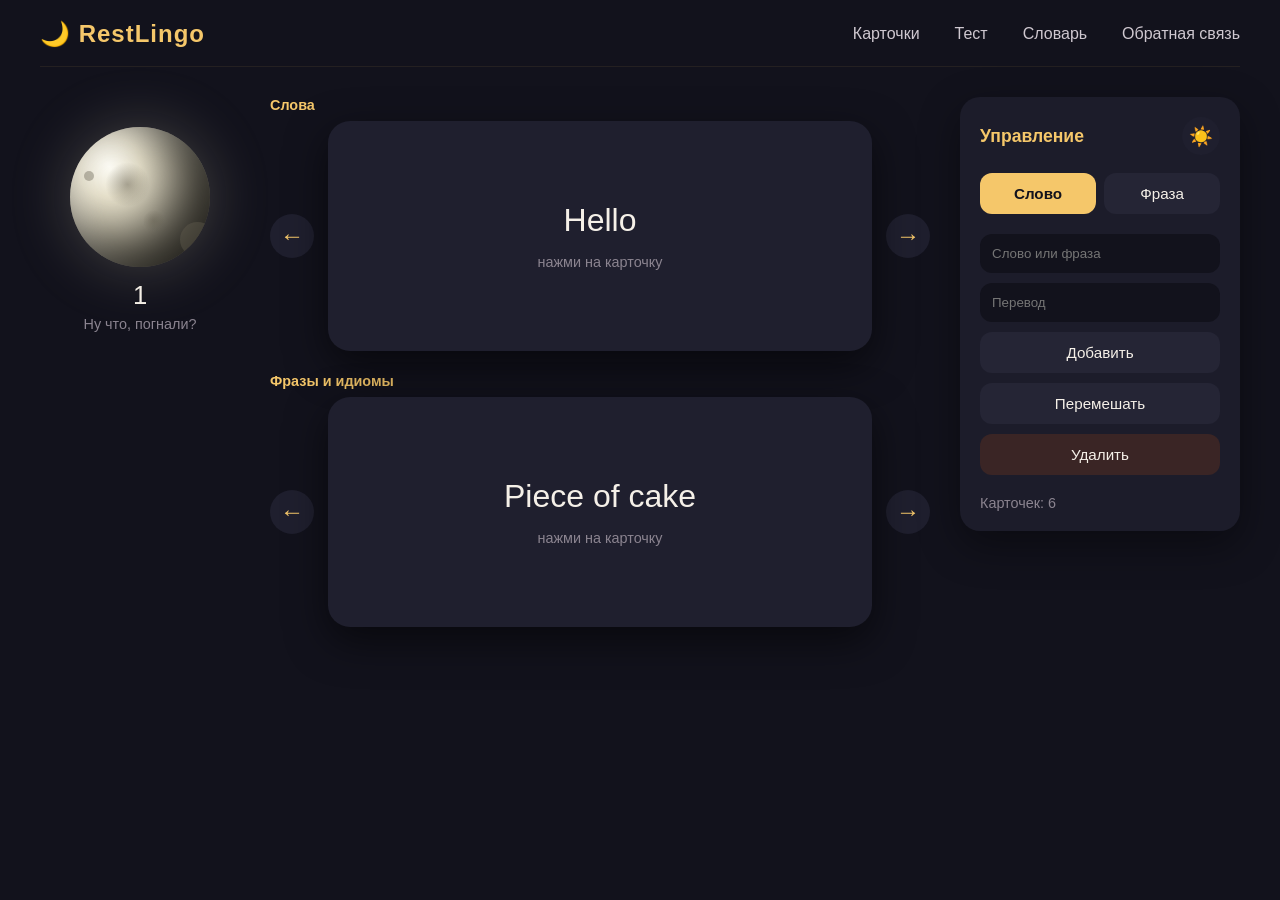
<file: index.html>
<!DOCTYPE html>
<html lang="ru">
<head>
    <link rel="manifest" href="manifest.json">
<meta name="theme-color" content="#12121c">
    <meta charset="UTF-8">
    <meta name="viewport" content="width=device-width, initial-scale=1.0">
    <title>RestLingo</title>
    <link rel="stylesheet" href="style.css">
    <link rel="icon" href="icon.png" type="image/png">
</head>
<body>

    <script>
        if (localStorage.getItem('restlingo_theme') === 'light') {
            document.body.classList.add('light');
            document.body.style.opacity = '0';
        }
    </script>

    <div class="app">

        <header class="header">
            <div class="logo">🌙 RestLingo</div>
            <nav class="nav">
                <a href="index.html">Карточки</a>
                <a href="test.html">Тест</a>
                <a href="dictionary.html">Словарь</a>
                <a href="feedback.html">Обратная связь</a>
            </nav>
        </header>

        <main class="layout">

            <section class="moon-zone">
                <div class="moon" id="moon"></div>
                <div class="days" id="days-count">1</div>
                <div class="moon-phrase" id="moon-phrase">Ну что, погнали?</div>
            </section>

            <section class="cards-stack">

                <!-- Слова -->
                <div class="card-block">
                    <div class="card-label">Слова</div>
                    <div class="card-zone">
                        <button class="arrow" id="prev-word">←</button>

                        <div class="card" id="flashcard">
                            <div class="card-front">
                                <p id="word">Hello</p>
                                <p class="hint">нажми на карточку</p>
                            </div>
                            <div class="card-back">
                                <p id="translation">Привет</p>
                            </div>
                        </div>

                        <button class="arrow" id="next-word">→</button>
                    </div>
                </div>

                <!-- Фразы -->
                <div class="card-block">
                    <div class="card-label">Фразы и идиомы</div>
                    <div class="card-zone">
                        <button class="arrow" id="prev-phrase">←</button>

                        <div class="card" id="phrase-card">
                            <div class="card-front">
                                <p id="phrase">Piece of cake</p>
                                <p class="hint">нажми на карточку</p>
                            </div>
                            <div class="card-back">
                                <p id="phrase-translation">Легко</p>
                            </div>
                        </div>

                        <button class="arrow" id="next-phrase">→</button>
                    </div>
                </div>

            </section>

            <aside class="panel">
                <div class="panel-header">
                    <h2>Управление</h2>
                    <button id="theme-toggle" class="theme-toggle">☀️</button>
                </div>

                <div class="add-block">
                    <div class="type-toggle">
                        <button id="type-word" class="type-btn active">Слово</button>
                        <button id="type-phrase" class="type-btn">Фраза</button>
                    </div>

                    <input type="text" id="new-word" placeholder="Слово или фраза">
                    <input type="text" id="new-translation" placeholder="Перевод">
                    <button id="add-button">Добавить</button>
                </div>

                <div class="panel-actions">
                    <button id="shuffle-button">Перемешать</button>
                    <button id="delete-button">Удалить</button>
                </div>

                <div class="counter">
                    Карточек: <span id="card-counter">0</span>
                </div>
            </aside>

        </main>

    </div>

    <script src="script.js"></script>
</body>


<!-- Yandex.Metrika counter -->
<script type="text/javascript">
    (function(m,e,t,r,i,k,a){
        m[i]=m[i]||function(){(m[i].a=m[i].a||[]).push(arguments)};
        m[i].l=1*new Date();
        for (var j = 0; j < document.scripts.length; j++) {if (document.scripts[j].src === r) { return; }}
        k=e.createElement(t),a=e.getElementsByTagName(t)[0],k.async=1,k.src=r,a.parentNode.insertBefore(k,a)
    })(window, document,'script','https://mc.yandex.ru/metrika/tag.js?id=111876671', 'ym');

    ym(111876671, 'init', {ssr:true, webvisor:true, clickmap:true, ecommerce:"dataLayer", referrer: document.referrer, url: location.href, accurateTrackBounce:true, trackLinks:true});
</script>
<noscript><div><img src="https://mc.yandex.ru/watch/111876671" style="position:absolute; left:-9999px;" alt="" /></div></noscript>
<!-- /Yandex.Metrika counter -->



</html>
</file>
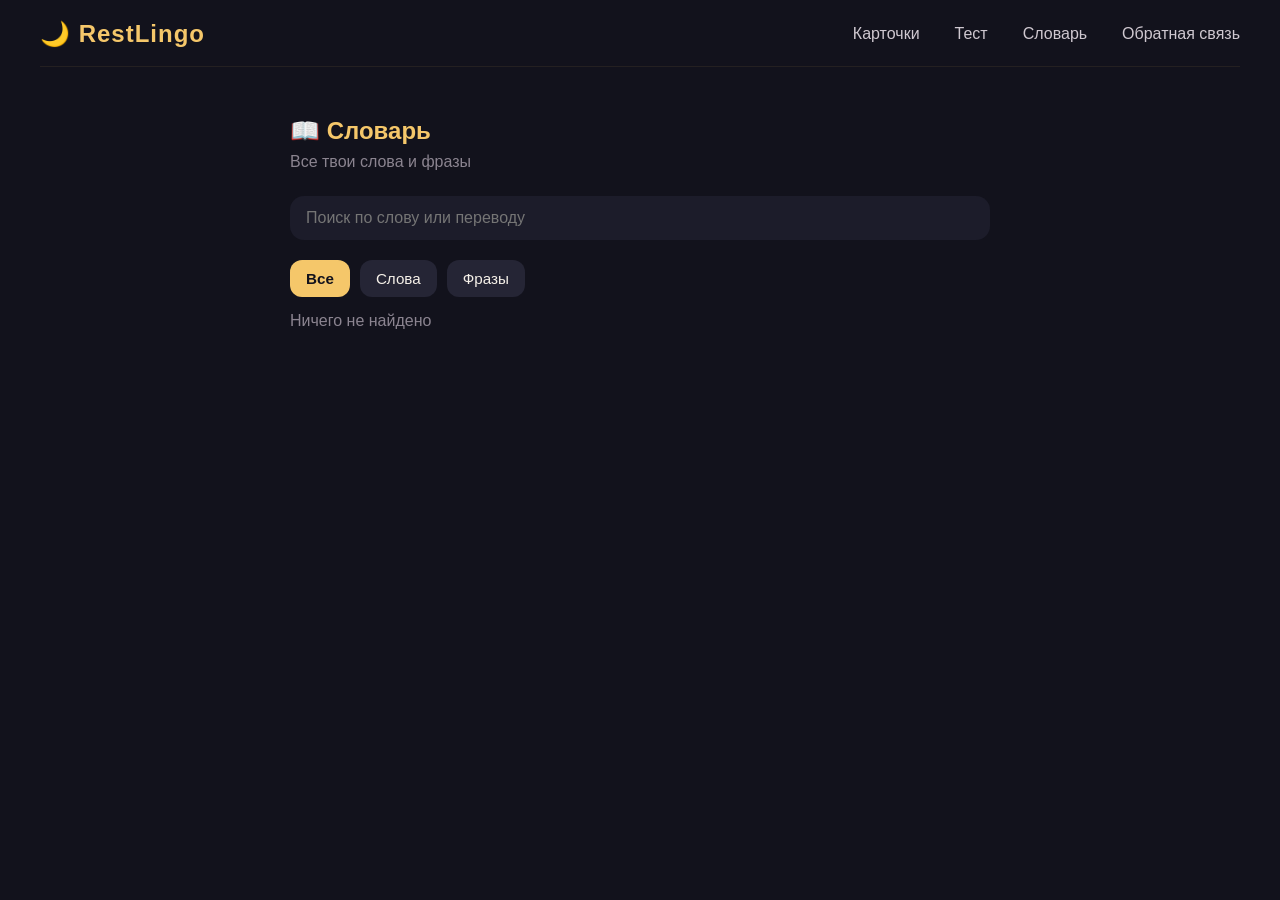
<file: dictionary.html>
<!DOCTYPE html>
<html lang="ru">
<head>
    <meta charset="UTF-8">
    <meta name="viewport" content="width=device-width, initial-scale=1.0">
    <title>Словарь — RestLingo</title>
    <link rel="stylesheet" href="style.css">
</head>
<body>

    <script>
    if (localStorage.getItem('restlingo_theme') === 'light') {
        document.body.classList.add('light');
        document.body.style.opacity = '0';
    }
</script>

    <script>
        if (localStorage.getItem('restlingo_theme') === 'light') {
            document.body.classList.add('light');
            document.body.style.opacity = '0';
        }
    </script>

    <div class="app">

        <header class="header">
            <div class="logo">🌙 RestLingo</div>
            <nav class="nav">
                <a href="index.html">Карточки</a>
                <a href="test.html">Тест</a>
                <a href="dictionary.html">Словарь</a>
                <a href="feedback.html">Обратная связь</a>
            </nav>
        </header>

        <main class="dictionary-wrap">
            <h2>📖 Словарь</h2>
            <p class="dictionary-sub">Все твои слова и фразы</p>

            <input type="text" id="dictionary-search" placeholder="Поиск по слову или переводу">

            <div class="dictionary-filter">
                <button class="filter-btn active" data-type="all">Все</button>
                <button class="filter-btn" data-type="word">Слова</button>
                <button class="filter-btn" data-type="phrase">Фразы</button>
            </div>

            <div id="dictionary-list" class="dictionary-list"></div>
        </main>

    </div>

    <script src="dictionary.js"></script>
</body>


<!-- Yandex.Metrika counter -->
<script type="text/javascript">
    (function(m,e,t,r,i,k,a){
        m[i]=m[i]||function(){(m[i].a=m[i].a||[]).push(arguments)};
        m[i].l=1*new Date();
        for (var j = 0; j < document.scripts.length; j++) {if (document.scripts[j].src === r) { return; }}
        k=e.createElement(t),a=e.getElementsByTagName(t)[0],k.async=1,k.src=r,a.parentNode.insertBefore(k,a)
    })(window, document,'script','https://mc.yandex.ru/metrika/tag.js?id=111876671', 'ym');

    ym(111876671, 'init', {ssr:true, webvisor:true, clickmap:true, ecommerce:"dataLayer", referrer: document.referrer, url: location.href, accurateTrackBounce:true, trackLinks:true});
</script>
<noscript><div><img src="https://mc.yandex.ru/watch/111876671" style="position:absolute; left:-9999px;" alt="" /></div></noscript>
<!-- /Yandex.Metrika counter -->



</html>
</file>
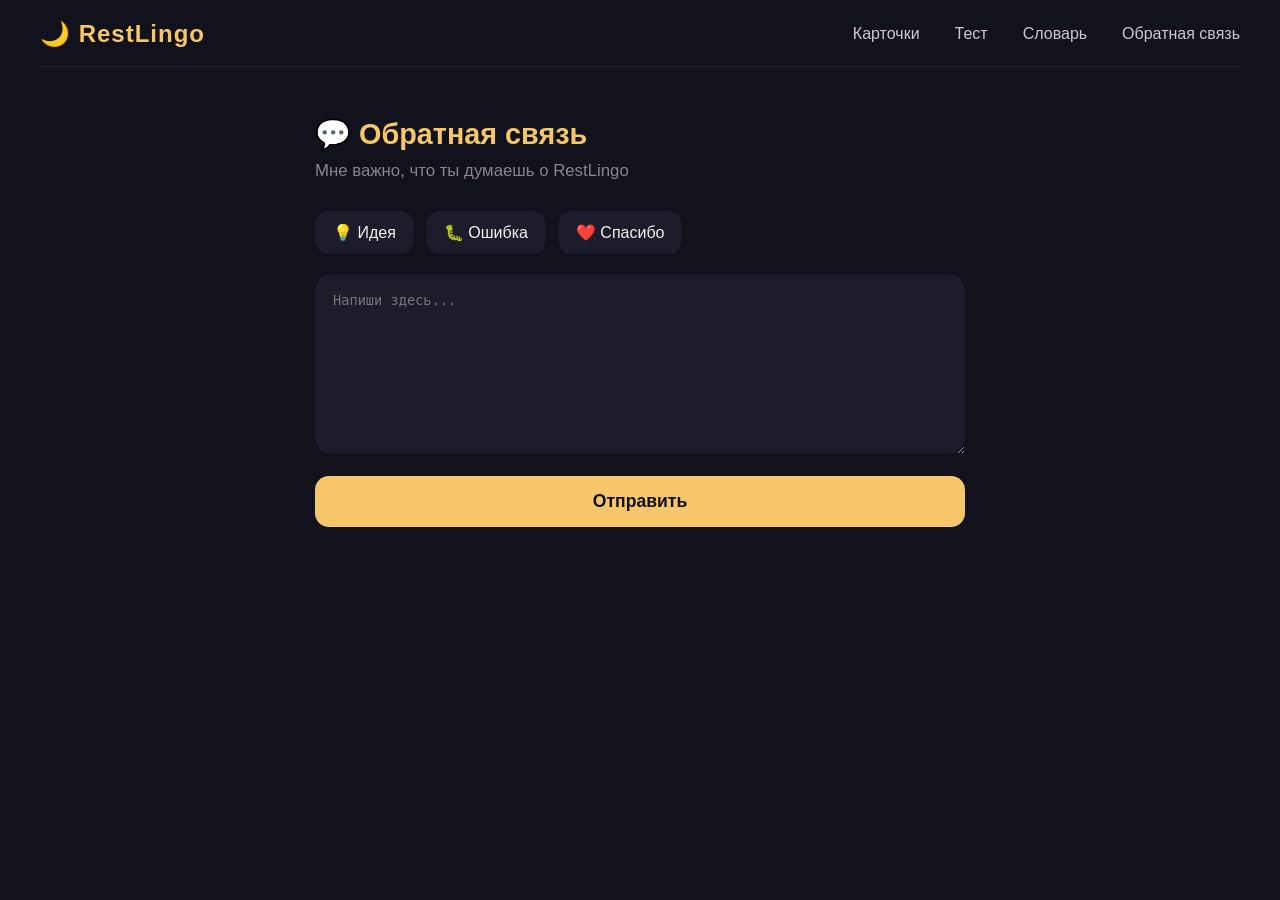
<file: feedback.html>
<!DOCTYPE html>
<html lang="ru">
<head>
    <meta charset="UTF-8">
    <meta name="viewport" content="width=device-width, initial-scale=1.0">
    <title>Обратная связь — RestLingo</title>
    <link rel="stylesheet" href="style.css">
</head>
<body>

    <script>
        if (localStorage.getItem('restlingo_theme') === 'light') {
            document.body.classList.add('light');
            document.body.style.opacity = '0';
        }
    </script>

    <div class="app">

        <header class="header">
            <div class="logo">🌙 RestLingo</div>
            <nav class="nav">
                <a href="index.html">Карточки</a>
                <a href="test.html">Тест</a>
                <a href="dictionary.html">Словарь</a>
                <a href="feedback.html">Обратная связь</a>
            </nav>
        </header>

        <main class="feedback-wrap">
            <h2>💬 Обратная связь</h2>
            <p class="feedback-sub">Мне важно, что ты думаешь о RestLingo</p>

            <div class="feedback-types">
                <button class="feedback-type-btn" data-type="💡 Идея">💡 Идея</button>
                <button class="feedback-type-btn" data-type="🐛 Ошибка">🐛 Ошибка</button>
                <button class="feedback-type-btn" data-type="❤️ Просто спасибо">❤️ Спасибо</button>
            </div>

            <textarea id="feedback-message" rows="8" placeholder="Напиши здесь..."></textarea>

            <button id="send-feedback" class="send-feedback-btn">Отправить</button>
        </main>

    </div>

    <script src="feedback.js"></script>
</body>


<!-- Yandex.Metrika counter -->
<script type="text/javascript">
    (function(m,e,t,r,i,k,a){
        m[i]=m[i]||function(){(m[i].a=m[i].a||[]).push(arguments)};
        m[i].l=1*new Date();
        for (var j = 0; j < document.scripts.length; j++) {if (document.scripts[j].src === r) { return; }}
        k=e.createElement(t),a=e.getElementsByTagName(t)[0],k.async=1,k.src=r,a.parentNode.insertBefore(k,a)
    })(window, document,'script','https://mc.yandex.ru/metrika/tag.js?id=111876671', 'ym');

    ym(111876671, 'init', {ssr:true, webvisor:true, clickmap:true, ecommerce:"dataLayer", referrer: document.referrer, url: location.href, accurateTrackBounce:true, trackLinks:true});
</script>
<noscript><div><img src="https://mc.yandex.ru/watch/111876671" style="position:absolute; left:-9999px;" alt="" /></div></noscript>
<!-- /Yandex.Metrika counter -->



</html>
</file>
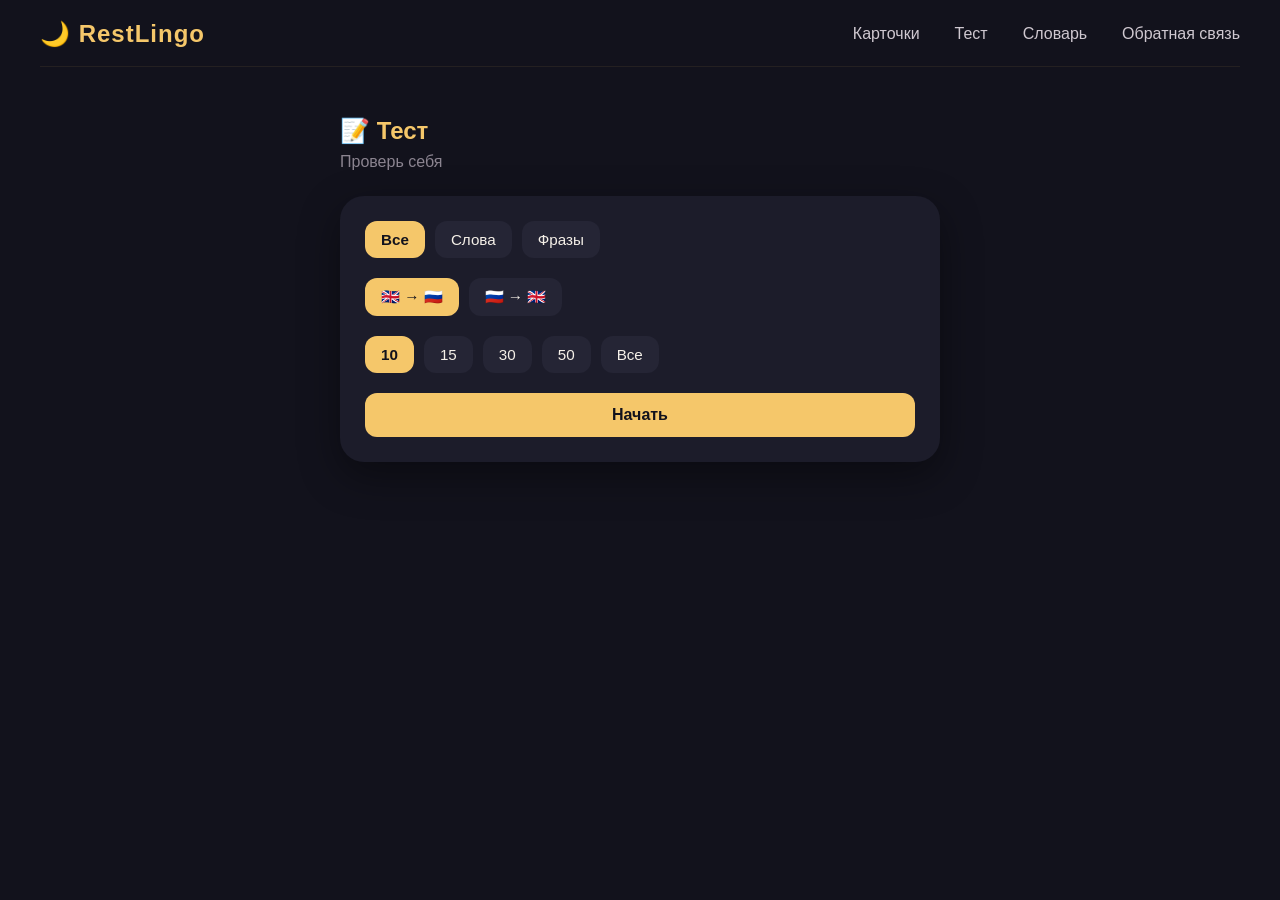
<file: test.html>
<!DOCTYPE html>
<html lang="ru">
<head>
    <meta charset="UTF-8">
    <meta name="viewport" content="width=device-width, initial-scale=1.0">
    <title>Тест — RestLingo</title>
    <link rel="stylesheet" href="style.css">
</head>
<body>

    <script>
        if (localStorage.getItem('restlingo_theme') === 'light') {
            document.body.classList.add('light');
            document.body.style.opacity = '0';
        }
    </script>

    <div class="app">

        <header class="header">
            <div class="logo">🌙 RestLingo</div>
            <nav class="nav">
                <a href="index.html">Карточки</a>
                <a href="test.html">Тест</a>
                <a href="dictionary.html">Словарь</a>
                <a href="feedback.html">Обратная связь</a>
            </nav>
        </header>

        <main class="test-wrap">
            <h2>📝 Тест</h2>
            <p class="test-sub">Проверь себя</p>

            <!-- Настройки -->
            <div class="test-settings" id="test-settings">
                <div class="test-type">
                    <button class="test-type-btn active" data-test-type="all">Все</button>
                    <button class="test-type-btn" data-test-type="word">Слова</button>
                    <button class="test-type-btn" data-test-type="phrase">Фразы</button>
                </div>

                <div class="test-direction">
                    <button class="direction-btn active" data-direction="en-ru">🇬🇧 → 🇷🇺</button>
                    <button class="direction-btn" data-direction="ru-en">🇷🇺 → 🇬🇧</button>
                </div>

                <div class="test-count">
                    <button class="count-btn active" data-count="10">10</button>
                    <button class="count-btn" data-count="15">15</button>
                    <button class="count-btn" data-count="30">30</button>
                    <button class="count-btn" data-count="50">50</button>
                    <button class="count-btn" data-count="all">Все</button>
                </div>

                <button id="start-test" class="start-test-btn">Начать</button>
            </div>

            <!-- Тест -->
            <div class="test-card" id="test-card" style="display:none;">
                <p class="test-word" id="test-word"></p>
                <div class="test-options" id="test-options"></div>

                <div class="test-footer">
                    <span id="test-score"></span>
                    <div class="test-actions">
                        <button id="next-test-button" class="next-test-btn">Дальше →</button>
                        <button id="finish-test-button" class="finish-test-btn">Завершить</button>
                    </div>
                </div>
            </div>

            <!-- Результат -->
            <div class="test-result" id="test-result" style="display:none;">
                <h3>Тест завершён</h3>
                <p id="result-correct"></p>
                <p id="result-wrong"></p>
                <p id="result-phrase" class="result-phrase"></p>
                <button id="restart-test" class="restart-test-btn">Пройти заново</button>
            </div>
        </main>

    </div>

    <script src="test.js"></script>
</body>


<!-- Yandex.Metrika counter -->
<script type="text/javascript">
    (function(m,e,t,r,i,k,a){
        m[i]=m[i]||function(){(m[i].a=m[i].a||[]).push(arguments)};
        m[i].l=1*new Date();
        for (var j = 0; j < document.scripts.length; j++) {if (document.scripts[j].src === r) { return; }}
        k=e.createElement(t),a=e.getElementsByTagName(t)[0],k.async=1,k.src=r,a.parentNode.insertBefore(k,a)
    })(window, document,'script','https://mc.yandex.ru/metrika/tag.js?id=111876671', 'ym');

    ym(111876671, 'init', {ssr:true, webvisor:true, clickmap:true, ecommerce:"dataLayer", referrer: document.referrer, url: location.href, accurateTrackBounce:true, trackLinks:true});
</script>
<noscript><div><img src="https://mc.yandex.ru/watch/111876671" style="position:absolute; left:-9999px;" alt="" /></div></noscript>
<!-- /Yandex.Metrika counter -->

</html>
</file>
<file: style.css>
* {
    margin: 0;
    padding: 0;
    box-sizing: border-box;
}

body {
    font-family: 'Segoe UI', sans-serif;
    background: #12121c;
    color: #f5f0e8;
    min-height: 100vh;
    overflow-x: hidden;
    overflow-y: auto;
    transition: background 0.3s, color 0.3s;
}

.app {
    height: 100vh;
    display: flex;
    flex-direction: column;
    padding: 20px 40px;
    position: relative;
    z-index: 2;
}

/* Шапка */
.header {
    display: flex;
    justify-content: space-between;
    align-items: center;
    padding-bottom: 18px;
    border-bottom: 1px solid rgba(245, 199, 106, 0.08);
    margin-bottom: 20px;
    position: relative;
    z-index: 2;
}

.logo {
    font-size: 1.5em;
    font-weight: bold;
    color: #f5c76a;
    letter-spacing: 1px;
}

.nav {
    display: flex;
    gap: 35px;
}

.nav a {
    color: #cfc8d0;
    text-decoration: none;
    font-size: 1em;
    transition: color 0.2s;
}

.nav a:hover {
    color: #f5c76a;
}

/* Основная сетка */
.layout {
    flex: 1;
    display: grid;
    grid-template-columns: 200px 1fr 280px;
    gap: 30px;
    align-items: start;
    padding-top: 10px;
    position: relative;
    z-index: 2;
}

/* Луна / Солнце */
.moon-zone {
    display: flex;
    flex-direction: column;
    align-items: center;
    padding-top: 30px;
}

.moon {
    width: 140px;
    height: 140px;
    border-radius: 50%;
    background:
        radial-gradient(circle at 28% 28%, #fdfcf5 0%, #e8e2cc 22%, #c9c2a6 45%, #a09a82 65%, #6f6a58 85%, #3f3c33 100%);
    position: relative;
    overflow: hidden;
    box-shadow:
        inset -28px -18px 50px rgba(0,0,0,0.65),
        inset 14px 10px 25px rgba(255,255,255,0.22),
        0 0 60px rgba(220, 210, 180, 0.25);
    animation: moonFloat 8s ease-in-out infinite;
    transition: background 0.5s, box-shadow 0.5s;
}

@keyframes moonFloat {
    0%, 100% {
        transform: translateY(0);
    }
    50% {
        transform: translateY(-11px);
    }
}

/* Кратеры */
.moon::before {
    content: '';
    position: absolute;
    width: 45px;
    height: 45px;
    top: 35px;
    left: 35px;
    background: radial-gradient(circle, rgba(100,95,80,0.5), transparent 70%);
    border-radius: 50%;
    box-shadow:
        70px 55px 0 -5px rgba(100,95,80,0.4),
        40px 95px 0 -10px rgba(100,95,80,0.5),
        105px 25px 0 -8px rgba(100,95,80,0.35);
}

.moon::after {
    content: '';
    position: absolute;
    width: 22px;
    height: 22px;
    bottom: 35px;
    right: 45px;
    background: radial-gradient(circle, rgba(100,95,80,0.45), transparent 70%);
    border-radius: 50%;
    box-shadow:
        -65px -45px 0 -6px rgba(100,95,80,0.4);
}

.days {
    margin-top: 14px;
    font-size: 1.6em;
}

.moon-phrase {
    margin-top: 6px;
    color: #8b8490;
    font-size: 0.9em;
    text-align: center;
}

/* Карточки */
.cards-stack {
    display: flex;
    flex-direction: column;
    gap: 22px;
}

.card-block {
    display: flex;
    flex-direction: column;
    gap: 8px;
}

.card-label {
    font-size: 0.9em;
    color: #f5c76a;
    font-weight: 600;
}

.card-zone {
    display: flex;
    align-items: center;
    gap: 14px;
}

.card {
    flex: 1;
    height: 230px;
    position: relative;
    transform-style: preserve-3d;
    transition: transform 0.5s;
    cursor: pointer;
}

.card.is-flipped {
    transform: rotateY(180deg);
}

.card-front, .card-back {
    position: absolute;
    width: 100%;
    height: 100%;
    backface-visibility: hidden;
    -webkit-backface-visibility: hidden;
    display: flex;
    flex-direction: column;
    justify-content: center;
    align-items: center;
    border-radius: 22px;
    background: #1f1f2e;
    box-shadow: 0 14px 40px rgba(0,0,0,0.55);
    padding: 16px;
    transition: background 0.3s;
}

.card-back {
    transform: rotateY(180deg);
    background: #29251f;
}

#word, #translation,
#phrase, #phrase-translation {
    font-size: 2em;
    text-align: center;
}

#translation, #phrase-translation {
    color: #f5c76a;
}

.hint {
    margin-top: 15px;
    color: #8b8490;
    font-size: 0.9em;
}

.arrow {
    background: #1f1f2e;
    color: #f5c76a;
    border: none;
    font-size: 1.8em;
    width: 42px;
    height: 42px;
    border-radius: 50%;
    cursor: pointer;
    transition: background 0.2s;
}

.arrow:hover {
    background: #2a2a3a;
}

/* Панель */
.panel {
    background: #1c1c2a;
    padding: 20px;
    border-radius: 20px;
    box-shadow: 0 14px 40px rgba(0,0,0,0.4);
    transition: background 0.3s;
}

.panel-header {
    display: flex;
    justify-content: space-between;
    align-items: center;
    margin-bottom: 18px;
}

.panel-header h2 {
    font-size: 1.1em;
    color: #f5c76a;
    margin: 0;
}

.theme-toggle {
    background: #1f1f2e;
    border: none;
    color: #f5c76a;
    font-size: 1.2em;
    width: 38px;
    height: 38px;
    border-radius: 50%;
    cursor: pointer;
    transition: background 0.2s;
}

.theme-toggle:hover {
    background: #2a2a3a;
}

.type-toggle {
    display: flex;
    gap: 8px;
    margin-bottom: 10px;
}

.type-btn {
    flex: 1;
    padding: 10px;
    border: none;
    border-radius: 12px;
    cursor: pointer;
    background: #252535;
    color: #f5f0e8;
    font-size: 0.9em;
    transition: background 0.2s;
}

.type-btn.active {
    background: #f5c76a;
    color: #12121c;
    font-weight: bold;
}

.add-block input {
    width: 100%;
    padding: 12px;
    margin-bottom: 10px;
    border: none;
    border-radius: 12px;
    background: #12121c;
    color: #f5f0e8;
    transition: background 0.3s, color 0.3s;
}

.add-block button,
.panel-actions button {
    width: 100%;
    padding: 12px;
    margin-bottom: 10px;
    border: none;
    border-radius: 12px;
    cursor: pointer;
    background: #252535;
    color: #f5f0e8;
    font-size: 0.95em;
    transition: background 0.2s;
}

.add-block button:hover,
.panel-actions button:hover {
    background: #2f2f42;
}

#delete-button {
    background: #3a2525;
}

#delete-button:hover {
    background: #4a2f2f;
}

.counter {
    margin-top: 10px;
    color: #8b8490;
    font-size: 0.9em;
}

/* Словарь */
.dictionary-wrap {
    padding-top: 30px;
    max-width: 700px;
    width: 100%;
    margin: 0 auto;
}

.dictionary-wrap h2 {
    color: #f5c76a;
    margin-bottom: 8px;
}

.dictionary-sub {
    color: #8b8490;
    margin-bottom: 25px;
}

.dictionary-list {
    display: grid;
    grid-template-columns: 1fr 1fr;
    gap: 14px;
}

.dictionary-item {
    background: #1c1c2a;
    border-radius: 16px;
    padding: 14px 18px;
    display: flex;
    justify-content: space-between;
    align-items: center;
    box-shadow: 0 10px 30px rgba(0,0,0,0.3);
}

.dictionary-item .word {
    color: #f5f0e8;
    font-size: 1.1em;
}

.dictionary-item .translation {
    color: #8b8490;
    font-size: 0.95em;
}

.dictionary-item button {
    background: #3a2525;
    border: none;
    color: #f5f0e8;
    padding: 8px 12px;
    border-radius: 10px;
    cursor: pointer;
}

/* Светлячки / Пылинки */
.firefly {
    position: fixed;
    bottom: -10px;
    width: 3px;
    height: 3px;
    background: #f5c76a;
    border-radius: 50%;
    box-shadow: 0 0 10px rgba(245, 199, 106, 0.9);
    opacity: 0;
    pointer-events: none;
    z-index: 0;
    animation: flyUp linear infinite;
}

@keyframes flyUp {
    0% {
        transform: translateY(0) translateX(0);
        opacity: 0;
    }
    10% {
        opacity: 0.9;
    }
    50% {
        transform: translateY(-45vh) translateX(15px);
    }
    90% {
        opacity: 0.5;
    }
    100% {
        transform: translateY(-90vh) translateX(-15px);
        opacity: 0;
    }
}

/* Фазы луны */
.moon-phase-1 {
    background:
        radial-gradient(circle at 28% 28%, #fdfcf5 0%, #e8e2cc 22%, #7d7868 75%, #3f3c33 100%);
}

.moon-phase-2 {
    background:
        radial-gradient(circle at 28% 28%, #fdfcf5 0%, #e8e2cc 30%, #a09a82 65%, #5a5648 100%);
}

.moon-phase-3 {
    background:
        radial-gradient(circle at 28% 28%, #fdfcf5 0%, #e8e2cc 42%, #c9c2a6 75%, #6f6a58 100%);
}

.moon-phase-4 {
    background:
        radial-gradient(circle at 28% 28%, #fdfcf5 0%, #eee7d4 55%, #d4cbb0 80%, #8b836d 100%);
}

/* Светлая тема */
body.light {
    background: #f2ede4;
    color: #1f1f2e;
}

body.light .header {
    border-bottom: 1px solid rgba(184, 134, 11, 0.18);
}

body.light .logo,
body.light .nav a:hover,
body.light #translation,
body.light #phrase-translation,
body.light .panel-header h2,
body.light .arrow {
    color: #b8860b;
}

body.light .nav a {
    color: #5f5648;
}

body.light .hint,
body.light .counter,
body.light .moon-phrase {
    color: #6b6258;
}

body.light .card-front,
body.light .card-back {
    background: #fffaf0;
    box-shadow: 0 14px 40px rgba(0,0,0,0.15);
}

body.light .panel {
    background: #fffaf0;
}

body.light .add-block input,
body.light .add-block button,
body.light .panel-actions button,
body.light .arrow {
    background: #e9e0d0;
    color: #1f1f2e;
}

body.light #delete-button {
    background: #f0dddd;
}

body.light .dictionary-wrap h2 {
    color: #b8860b;
}

body.light .dictionary-sub {
    color: #6b6258;
}

body.light .dictionary-item {
    background: #fffaf0;
    box-shadow: 0 10px 30px rgba(0,0,0,0.08);
}

body.light .dictionary-item .word {
    color: #1f1f2e;
}

body.light .dictionary-item .translation {
    color: #6b6258;
}

body.light .dictionary-item button {
    background: #f0dddd;
    color: #1f1f2e;
}

/* Солнце */
body.light .moon {
    background:
        radial-gradient(circle at 50% 42%, #fffbe6 0%, #ffe9a3 30%, #ffd166 65%, #f0b840 100%);
    box-shadow:
        inset 0 0 30px rgba(255,255,240,0.7),
        0 0 70px rgba(255, 200, 80, 0.45);
    animation: sunFloat 8s ease-in-out infinite;
}

@keyframes sunFloat {
    0%, 100% {
        transform: translateY(0);
    }
    50% {
        transform: translateY(-10px);
    }
}

body.light .moon::before,
body.light .moon::after {
    display: none;
}

/* Усиление солнца */
body.light .moon-phase-1 {
    box-shadow:
        inset 0 0 30px rgba(255,255,240,0.5),
        0 0 45px rgba(255, 200, 80, 0.25);
}

body.light .moon-phase-2 {
    box-shadow:
        inset 0 0 30px rgba(255,255,240,0.6),
        0 0 60px rgba(255, 200, 80, 0.35);
}

body.light .moon-phase-3 {
    box-shadow:
        inset 0 0 30px rgba(255,255,240,0.7),
        0 0 75px rgba(255, 200, 80, 0.45);
}

body.light .moon-phase-4 {
    box-shadow:
        inset 0 0 30px rgba(255,255,240,0.85),
        0 0 90px rgba(255, 200, 80, 0.6);
}

/* Дневные пылинки */
body.light .firefly {
    background: #c9a23d;
    box-shadow: 0 0 8px rgba(180, 150, 50, 0.7);
}

#dictionary-search {
    width: 100%;
    padding: 13px 16px;
    margin-bottom: 20px;
    border: none;
    border-radius: 14px;
    background: #1c1c2a;
    color: #f5f0e8;
    font-size: 1em;
}

body.light #dictionary-search {
    background: #fffaf0;
    color: #1f1f2e;
}

/* Тест */
.test-wrap {
    padding-top: 30px;
    max-width: 600px;
    width: 100%;
    margin: 0 auto;
}

.test-wrap h2 {
    color: #f5c76a;
    margin-bottom: 8px;
}

.test-sub {
    color: #8b8490;
    margin-bottom: 25px;
}

.test-settings {
    background: #1c1c2a;
    border-radius: 24px;
    padding: 25px;
    box-shadow: 0 14px 40px rgba(0,0,0,0.4);
}

.test-direction,
.test-count {
    display: flex;
    gap: 10px;
    flex-wrap: wrap;
    margin-bottom: 20px;
}

.direction-btn,
.count-btn {
    padding: 10px 16px;
    border: none;
    border-radius: 12px;
    cursor: pointer;
    background: #252535;
    color: #f5f0e8;
    font-size: 0.95em;
}

.direction-btn.active,
.count-btn.active {
    background: #f5c76a;
    color: #12121c;
    font-weight: bold;
}

.start-test-btn {
    width: 100%;
    padding: 13px;
    border: none;
    border-radius: 12px;
    background: #f5c76a;
    color: #12121c;
    font-weight: bold;
    font-size: 1em;
    cursor: pointer;
}

.test-card {
    background: #1c1c2a;
    border-radius: 24px;
    padding: 25px;
    box-shadow: 0 14px 40px rgba(0,0,0,0.4);
}

.test-word {
    font-size: 2em;
    text-align: center;
    margin-bottom: 25px;
}

.test-options {
    display: grid;
    grid-template-columns: 1fr 1fr;
    gap: 10px;
}

.test-option {
    background: #252535;
    border: 1px solid transparent;
    border-radius: 14px;
    padding: 13px 16px;
    cursor: pointer;
    color: #f5f0e8;
    font-size: 1em;
    transition: background 0.2s;
}

.test-option:hover {
    background: #2f2f42;
}

.test-option.correct {
    background: #2f5a3a;
    border-color: #4caf7a;
}

.test-option.wrong {
    background: #5a2f2f;
    border-color: #c96a6a;
}

.test-footer {
    margin-top: 20px;
    display: flex;
    justify-content: space-between;
    align-items: center;
    gap: 15px;
}

#test-score {
    color: #8b8490;
}

.test-actions {
    display: flex;
    gap: 10px;
}

.next-test-btn,
.finish-test-btn {
    padding: 11px 16px;
    border: none;
    border-radius: 12px;
    cursor: pointer;
    font-weight: bold;
}

.next-test-btn {
    background: #f5c76a;
    color: #12121c;
}

.finish-test-btn {
    background: #3a2525;
    color: #f5f0e8;
}

.test-result {
    background: #1c1c2a;
    border-radius: 24px;
    padding: 30px;
    text-align: center;
    box-shadow: 0 14px 40px rgba(0,0,0,0.4);
}

.test-result h3 {
    color: #f5c76a;
    margin-bottom: 20px;
}

.test-result p {
    font-size: 1.1em;
    margin-bottom: 10px;
}

.restart-test-btn {
    margin-top: 15px;
    padding: 12px 20px;
    border: none;
    border-radius: 12px;
    background: #f5c76a;
    color: #12121c;
    font-weight: bold;
    cursor: pointer;
}

/* Светлая тема для теста */
body.light .test-settings,
body.light .test-card,
body.light .test-result {
    background: #fffaf0;
}

body.light .direction-btn,
body.light .count-btn,
body.light .test-option {
    background: #e9e0d0;
    color: #1f1f2e;
}

body.light .direction-btn.active,
body.light .count-btn.active,
body.light .next-test-btn,
body.light .restart-test-btn {
    background: #b8860b;
    color: #fffaf0;
}

body.light .test-option.correct {
    background: #c8e6c9 !important;
    border-color: #66bb6a !important;
    color: #1f1f2e !important;
}

body.light .test-option.wrong {
    background: #ffcdd2 !important;
    border-color: #ef9a9a !important;
    color: #1f1f2e !important;
}

.result-phrase {
    margin-top: 15px;
    font-size: 1.05em;
    color: #f5c76a;
    font-style: italic;
}

.dictionary-filter {
    display: flex;
    gap: 10px;
    margin-bottom: 15px;
}

.filter-btn,
.test-type-btn {
    padding: 10px 16px;
    border: none;
    border-radius: 12px;
    cursor: pointer;
    background: #252535;
    color: #f5f0e8;
    font-size: 0.95em;
    transition: background 0.2s;
}

.filter-btn.active,
.test-type-btn.active {
    background: #f5c76a;
    color: #12121c;
    font-weight: bold;
}

.test-type {
    display: flex;
    gap: 10px;
    margin-bottom: 20px;
}

body.light .filter-btn,
body.light .test-type-btn {
    background: #e9e0d0;
    color: #1f1f2e;
}

body.light .filter-btn.active,
body.light .test-type-btn.active {
    background: #b8860b;
    color: #fffaf0;
}

.feedback-wrap {
    padding-top: 30px;
    max-width: 500px;
    width: 100%;
    margin: 0 auto;
}

.feedback-wrap h2 {
    color: #f5c76a;
    margin-bottom: 8px;
}

.feedback-sub {
    color: #8b8490;
    margin-bottom: 25px;
}

#feedback-message {
    width: 100%;
    padding: 15px;
    border: none;
    border-radius: 16px;
    background: #1c1c2a;
    color: #f5f0e8;
    font-size: 1em;
    resize: vertical;
    margin-bottom: 15px;
}

.send-feedback-btn {
    width: 100%;
    padding: 13px;
    border: none;
    border-radius: 12px;
    background: #f5c76a;
    color: #12121c;
    font-weight: bold;
    font-size: 1em;
    cursor: pointer;
}

body.light .feedback-wrap h2 {
    color: #b8860b;
}

body.light .feedback-sub {
    color: #6b6258;
}

body.light #feedback-message {
    background: #fffaf0;
    color: #1f1f2e;
}

body.light .send-feedback-btn {
    background: #b8860b;
    color: #fffaf0;
}

.feedback-wrap {
    padding-top: 30px;
    max-width: 650px;
    width: 100%;
    margin: 0 auto;
}

.feedback-wrap h2 {
    color: #f5c76a;
    margin-bottom: 10px;
    font-size: 1.8em;
}

.feedback-sub {
    color: #8b8490;
    margin-bottom: 30px;
    font-size: 1.05em;
}

.feedback-types {
    display: flex;
    gap: 12px;
    margin-bottom: 20px;
    flex-wrap: wrap;
}

.feedback-type-btn {
    padding: 12px 18px;
    border: none;
    border-radius: 14px;
    cursor: pointer;
    background: #1c1c2a;
    color: #f5f0e8;
    font-size: 1em;
}

.feedback-type-btn.active {
    background: #f5c76a;
    color: #12121c;
    font-weight: bold;
}

#feedback-message {
    width: 100%;
    padding: 18px;
    border: none;
    border-radius: 18px;
    background: #1c1c2a;
    color: #f5f0e8;
    font-size: 1.05em;
    resize: vertical;
    margin-bottom: 18px;
    min-height: 180px;
}

.send-feedback-btn {
    width: 100%;
    padding: 15px;
    border: none;
    border-radius: 14px;
    background: #f5c76a;
    color: #12121c;
    font-weight: bold;
    font-size: 1.1em;
    cursor: pointer;
}

body.light .feedback-wrap h2 {
    color: #b8860b;
}

body.light .feedback-sub {
    color: #6b6258;
}

body.light .feedback-type-btn,
body.light #feedback-message {
    background: #fffaf0;
    color: #1f1f2e;
}

body.light .feedback-type-btn.active {
    background: #b8860b;
    color: #fffaf0;
}

body.light .send-feedback-btn {
    background: #b8860b;
    color: #fffaf0;
}

/* 📱 Адаптация под телефон */
@media (max-width: 700px) {

    body {
        height: auto;
        overflow-y: auto;
        overflow-x: hidden;
    }

    .app {
        height: auto;
        padding: 15px 14px;
    }

    .header {
        flex-direction: column;
        gap: 12px;
        align-items: flex-start;
        margin-bottom: 14px;
    }

    .nav {
        width: 100%;
        justify-content: space-between;
        gap: 6px;
        flex-wrap: wrap;
    }

    .nav a {
        font-size: 0.9em;
    }

    .layout {
    display: flex;
    flex-direction: column;
    gap: 30px;
    padding-top: 10px;
}

    .moon-zone {
    padding-top: 0;
    display: flex;
    flex-direction: column;
    align-items: center;
    width: 100%;
}

    .moon {
    width: 110px;
    height: 110px;
    margin-top: 30px;
}

    .cards-stack {
        width: 100%;
    }

    .card-zone {
        width: 100%;
    }

    .card {
        width: 100%;
        height: 200px;
    }

    #word, #translation,
    #phrase, #phrase-translation {
        font-size: 1.6em;
    }

    .panel {
        width: 100%;
    }

    .dictionary-list {
        grid-template-columns: 1fr;
    }

    .test-options {
        grid-template-columns: 1fr;
    }

    .cards-stack {
    display: flex;
    flex-direction: column;
    gap: 24px;
}

.panel {
    margin-top: 8px;
}
}

* {
    -webkit-tap-highlight-color: transparent;
}

.arrow {
    width: 44px;
    height: 44px;
    min-width: 44px;
    min-height: 44px;
    display: flex;
    align-items: center;
    justify-content: center;
    font-size: 1.5em;
    padding: 0;
}
</file>
